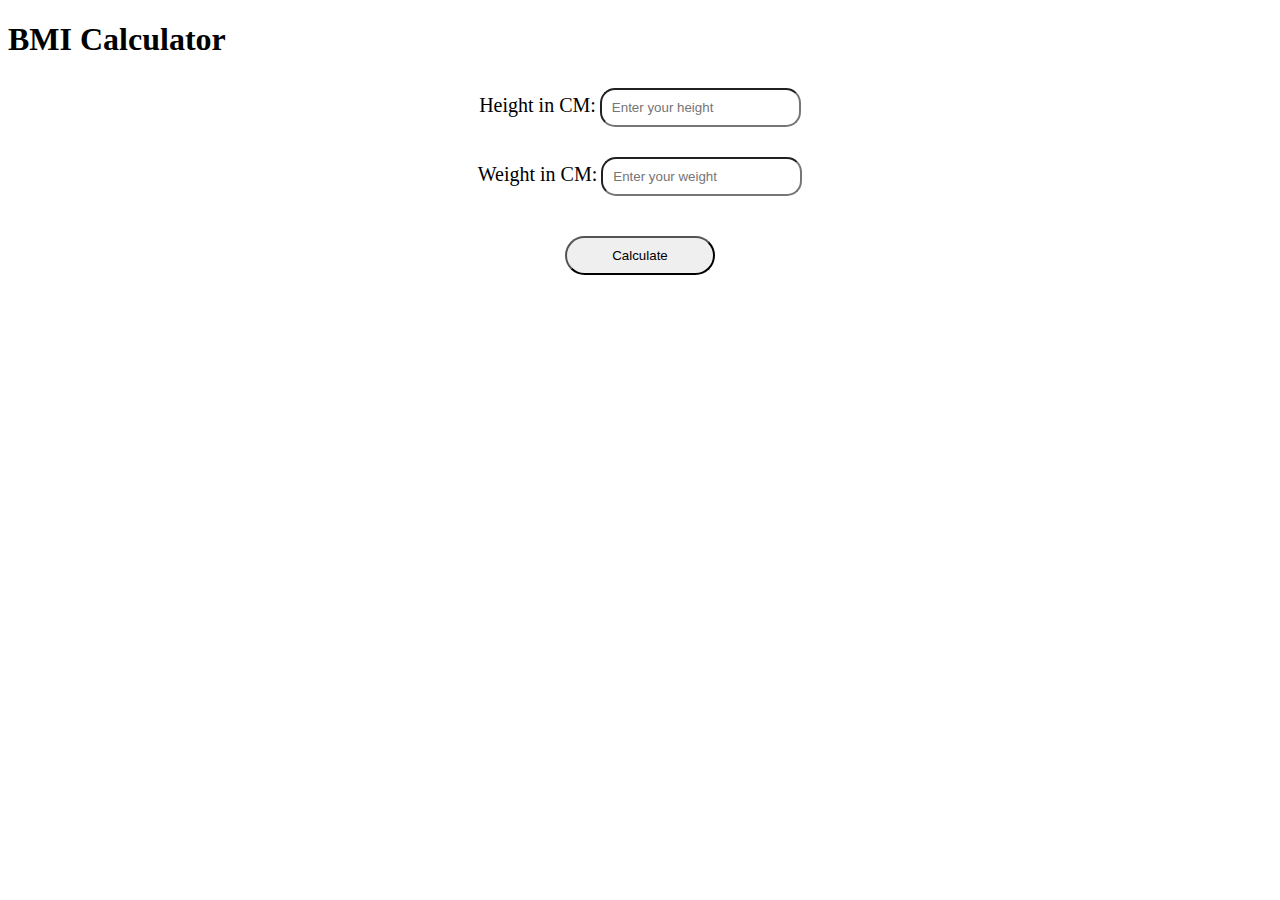
<file: JS30/BMI Calculator/bmi.html>
<!DOCTYPE html>
<html lang="en">
  <head>
    <meta charset="UTF-8" />
    <meta name="viewport" content="width=device-width, initial-scale=1.0" />
    <title>Document</title>
    <link rel="stylesheet" href="bmi.css" />
  </head>
  <body>
    <div class="container">
      <h1>BMI Calculator</h1>
      <form>
        <div class="height">
          <label for="height">Height in CM:</label>
          <input type="text" id="height-bmi" placeholder="Enter your height" />
        </div>
        <div class="weight">
          <label for="height">Weight in CM:</label>
          <input type="text" id="weight-bmi" placeholder="Enter your weight" />
        </div>
        <div class="btn">
          <button id="caluculate-btn">Calculate</button>
        </div>
        <div id="res"></div>
      </form>
    </div>
    <script src="bmi.js"></script>
  </body>
</html>
</file>
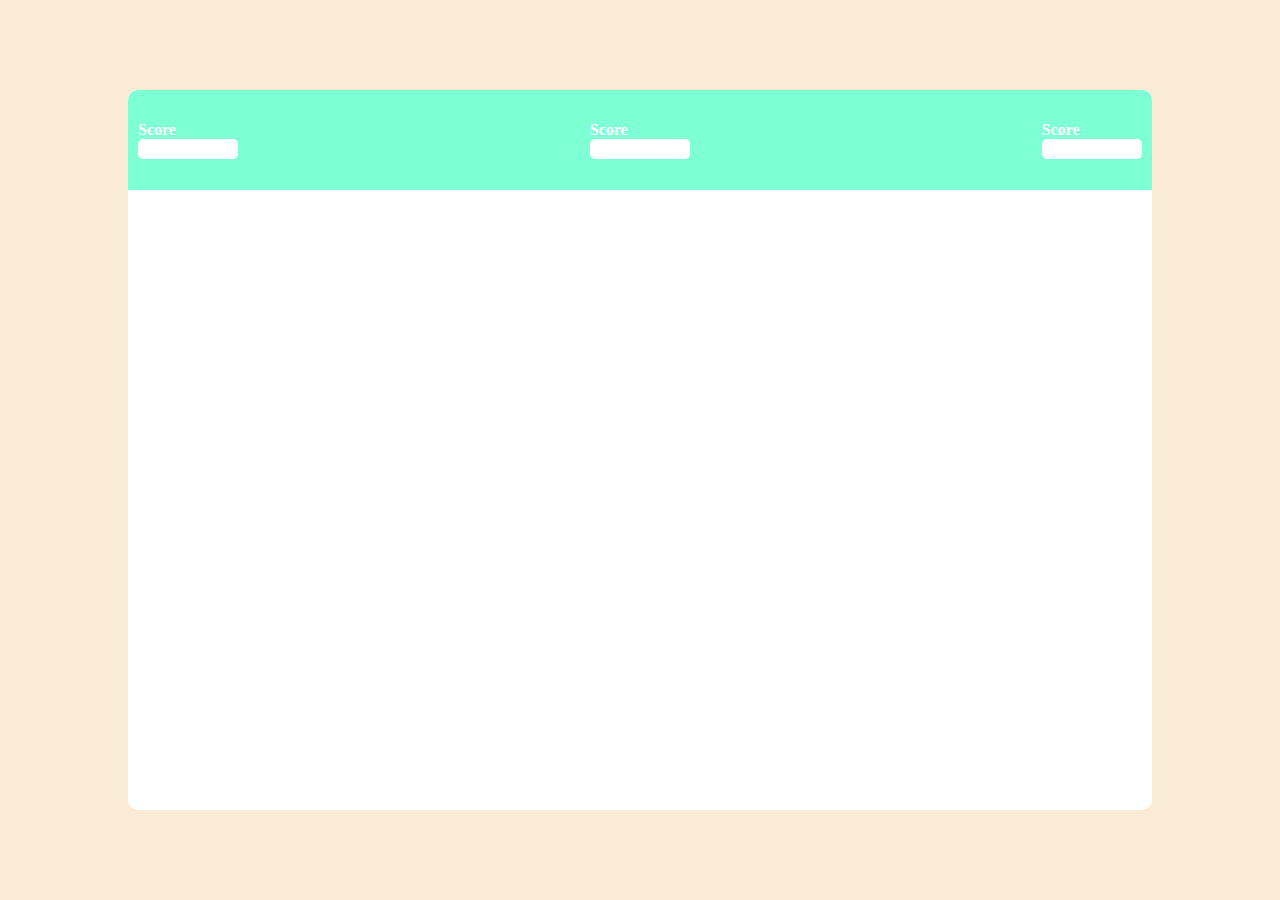
<file: JS30/BubbleGame/bubble.html>
<!DOCTYPE html>
<html lang="en">
  <head>
    <meta charset="UTF-8" />
    <meta name="viewport" content="width=device-width, initial-scale=1.0" />
    <title>Document</title>
    <link rel="stylesheet" href="bubble.css" />
  </head>
  <body>
    <div class="main">
      <div class="pannel">
        <div class="ptop">
          <div class="elem">
            <h4>Score</h4>
            <div class="box"></div>
          </div>
          <div class="elem">
            <h4>Score</h4>
            <div class="box"></div>
          </div>
          <div class="elem">
            <h4>Score</h4>
            <div class="box"></div>
          </div>
        </div>
      </div>
    </div>
  </body>
</html>
</file>
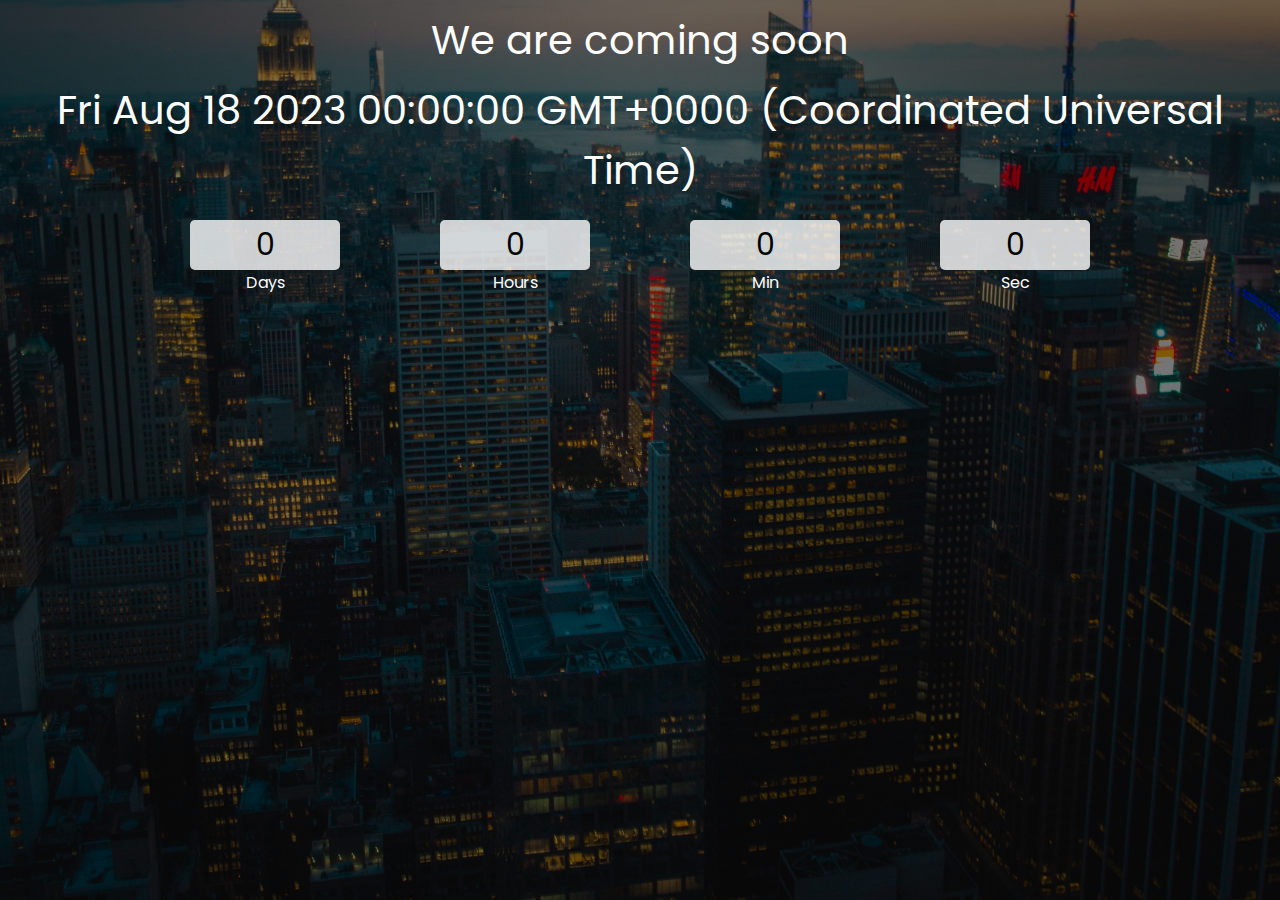
<file: JS30/CountDown/count.html>
<!DOCTYPE html>
<html lang="en">
  <head>
    <meta charset="UTF-8" />
    <meta name="viewport" content="width=device-width, initial-scale=1.0" />
    <title>Document</title>
    <link rel="stylesheet" href="count.css" />
  </head>
  <body>
    <div class="container">
      <div class="overley">
        <div class="title">We are coming soon</div>
        <div class="title" id="end-date">20 March 2023 10:20 PM</div>
        <div class="col">
          <div>
            <input type="text" value="0" />
            <br />
            <label for="">Days</label>
          </div>
          <div>
            <input type="text" value="0" />
            <br />
            <label for="">Hours</label>
          </div>
          <div>
            <input type="text" value="0" />
            <br />
            <label for="">Min</label>
          </div>
          <div>
            <input type="text" value="0" />
            <br />
            <label for="">Sec</label>
          </div>
        </div>
      </div>
    </div>
    <script src="count.js"></script>
  </body>
</html>
</file>
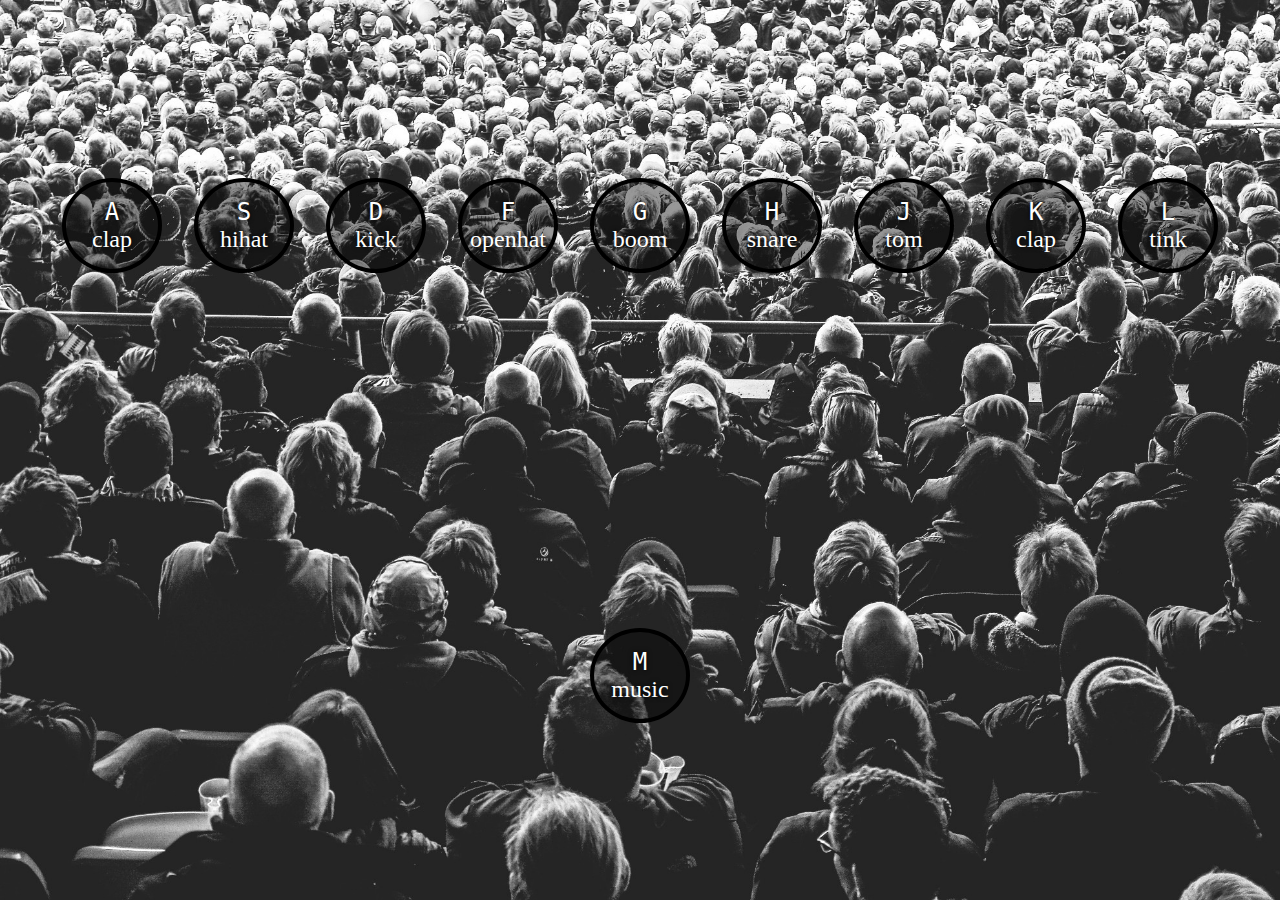
<file: JS30/DrumKit/drum.html>
<!DOCTYPE html>
<html lang="en">
  <head>
    <meta charset="UTF-8" />
    <meta name="viewport" content="width=device-width, initial-scale=1.0" />
    <link rel="stylesheet" href="./drum.css" />
    <title>Document</title>
  </head>
  <body>
    <div class="keys">
      <div data-key="KeyA" class="key">
        <kbd>A</kbd>
        <span class="sound">clap</span>
      </div>
      <div data-key="KeyS" class="key">
        <kbd>S</kbd>
        <span class="sound">hihat</span>
      </div>
      <div data-key="KeyD" class="key">
        <kbd>D</kbd>
        <span class="sound">kick</span>
      </div>
      <div data-key="KeyF" class="key">
        <kbd>F</kbd>
        <span class="sound">openhat</span>
      </div>
      <div data-key="KeyG" class="key">
        <kbd>G</kbd>
        <span class="sound">boom</span>
      </div>
      <div data-key="KeyH" class="key">
        <kbd>H</kbd>
        <span class="sound">snare</span>
      </div>
      <div data-key="KeyJ" class="key">
        <kbd>J</kbd>
        <span class="sound">tom</span>
      </div>
      <div data-key="KeyK" class="key">
        <kbd>K</kbd>
        <span class="sound">clap</span>
      </div>
      <div data-key="KeyL" class="key">
        <kbd>L</kbd>
        <span class="sound">tink</span>
      </div>
      <div data-key="KeyM" class="key">
        <kbd>M</kbd>
        <span class="sound">music</span>
      </div>
    </div>
    <audio data-key="KeyA" src="./song/tom.wav"></audio>
    <audio data-key="KeyS" src="./song/boom.wav"></audio>
    <audio data-key="KeyD" src="./song/clap.wav"></audio>
    <audio data-key="KeyF" src="./song/hihat.wav"></audio>
    <audio data-key="KeyG" src="./song/kick.wav"></audio>
    <audio data-key="KeyH" src="./song/openhat.wav"></audio>
    <audio data-key="KeyJ" src="./song/ride.wav"></audio>
    <audio data-key="KeyK" src="./song/snare.wav"></audio>
    <audio data-key="KeyL" src="./song/tink.wav"></audio>
    <audio data-key="KeyM" src="./song/A.mp3"></audio>

    <script src="./drum.js"></script>
  </body>
</html>
</file>
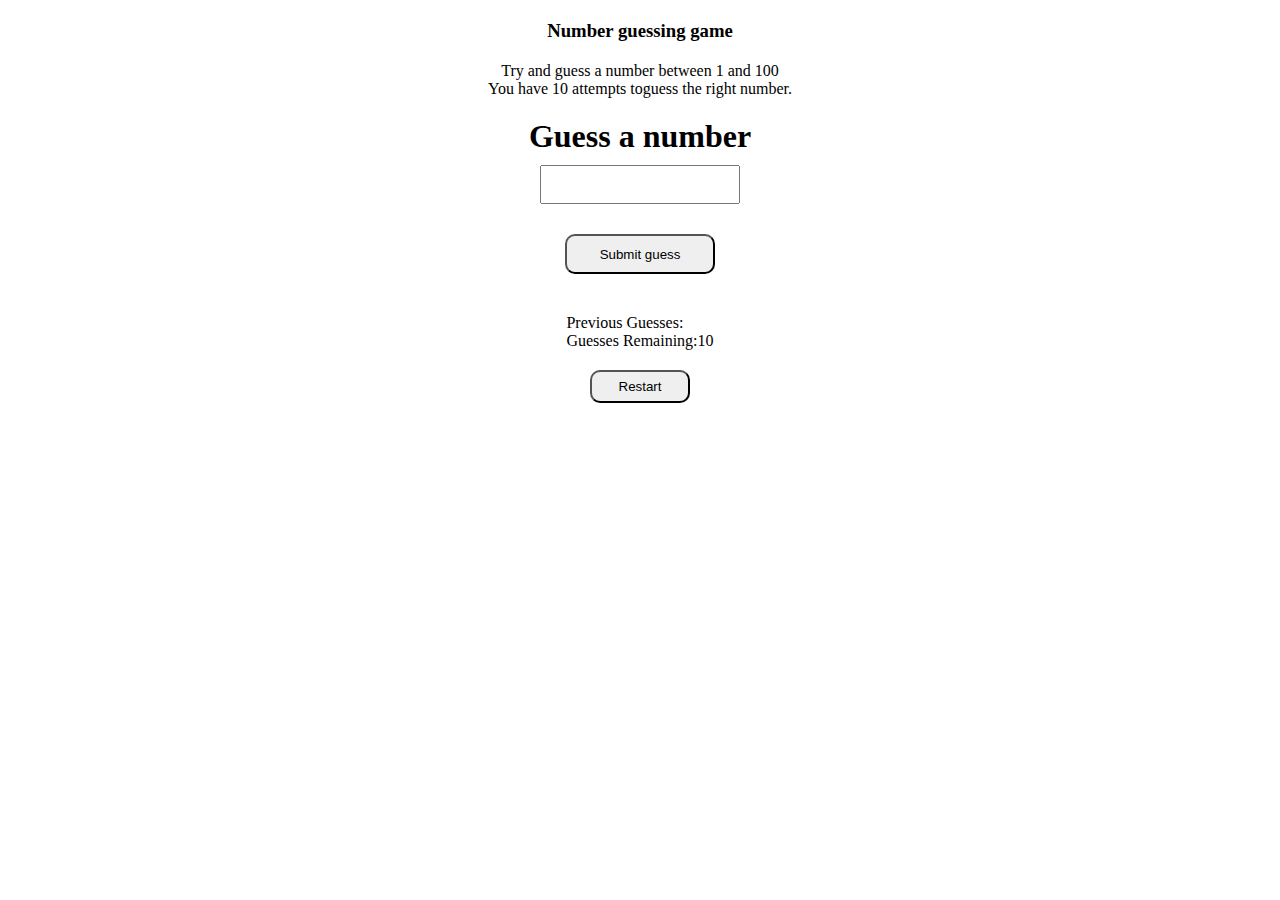
<file: JS30/Guessing Game/guess.html>
<!DOCTYPE html>
<html lang="en">
  <head>
    <meta charset="UTF-8" />
    <meta name="viewport" content="width=device-width, initial-scale=1.0" />
    <title>Document</title>
    <link rel="stylesheet" href="guess.css" />
  </head>
  <body>
    <div class="container">
      <h3>Number guessing game</h3>
      <p>Try and guess a number between 1 and 100</p>
      <p>You have 10 attempts toguess the right number.</p>
      <form class="box">
        <h1>Guess a number</h1>
        <input type="number" id="guessF" class="guess" autocomplete="off" />
        <input id="btn" type="submit" value="Submit guess" />
      </form>
      <div class="resultPapers">
        <p>Previous Guesses:<span class="guesses"></span></p>
        <p>Guesses Remaining:<span class="lastResult">10</span></p>
        <p class="lowrHi"></p>
      </div>
      <button id="restart">Restart</button>
    </div>
    <!-- <script src="guess.js"></script> -->
    <script src="i.js"></script>
  </body>
</html>
</file>
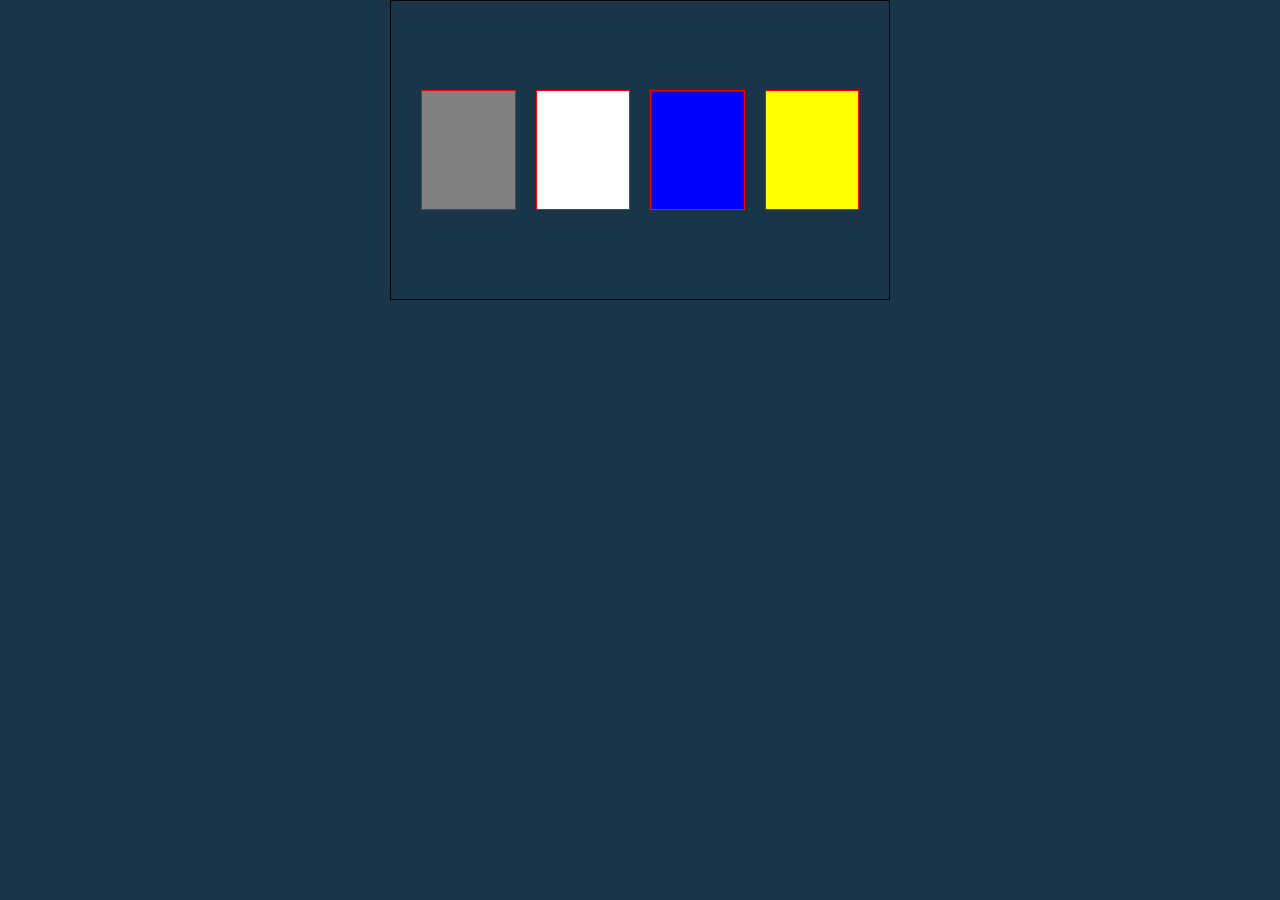
<file: JS30/InputFromCSS/woah.html>
<!DOCTYPE html>
<html lang="en">
  <head>
    <meta charset="UTF-8" />
    <meta name="viewport" content="width=device-width, initial-scale=1.0" />
    <title>Document</title>
    <link rel="stylesheet" href="woah.css" />
  </head>
  <body>
    <!-- <h1>Update CSS Variables with JS</h1>
    <div class="control">
      <label for="spacing">Spacing</label>
      <input
        type="range"
        name="spacing"
        min="10"
        max="200"
        value="10"
        data-sizing="px"
      />
      <label for="blur">Blur</label>
      <input
        type="range"
        name="blur"
        min="0"
        max="25"
        value="10"
        data-sizing="px"
      />
      <label for="contrast">Search</label>
      <input
        type="range"
        name="contrast"
        min="0"
        max="25"
        value="10"
        data-sizing="px"
      />
      <label for="base">Base</label>
      <input type="color" name="base" value="#ffc600" />
    </div>

    <!-- <img src="https://source.unsplash.com/7bwQXzbF6KE/800x500" /> -->
    <!-- <img id="myImage" src="./snow.png" alt="Example Image" />
    <button onclick="applyFilterAndDownload()">Apply Filter & Download</button>
    <canvas id="canvas" style="display: none"></canvas> -->
    <div class="parent">
      <div class="conta">
      <div class="button" id="grey" ></div>
      <div class="button" id="white"></div>
      <div class="button" id="blue"></div>
      <div class="button" id="yellow"></div>
    </div>
    </div>
    </body>

    <script src="woah.js"></script>
  </body>
</html>
</file>
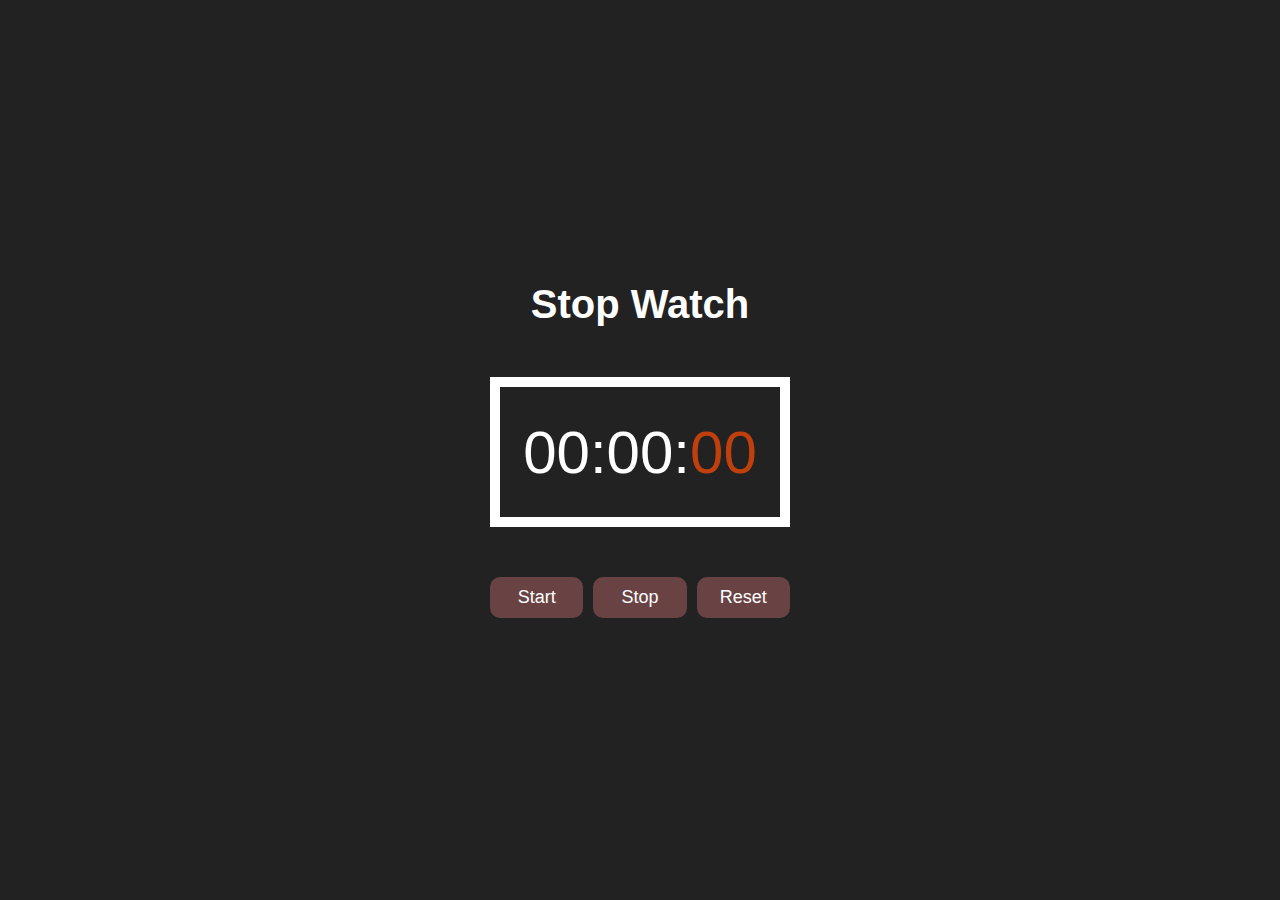
<file: JS30/Stopwatch/clock.html>
<!DOCTYPE html>
<html lang="en">
  <head>
    <meta charset="UTF-8" />
    <meta name="viewport" content="width=device-width, initial-scale=1.0" />
    <link rel="stylesheet" href="clock.css" />
    <title>Document</title>
  </head>
  <body>
    <div class="container">
      <h1>Stop Watch</h1>
      <div class="stopwatch">
        <div class="clock-face">00:00:<span>00</span></div>
      </div>
      <div class="buttons">
        <button class="start-btn">Start</button>
        <button class="stop-btn">Stop</button>
        <button class="reset-btn">Reset</button>
      </div>
    </div>
    <script src="clock.js"></script>
  </body>
</html>
</file>
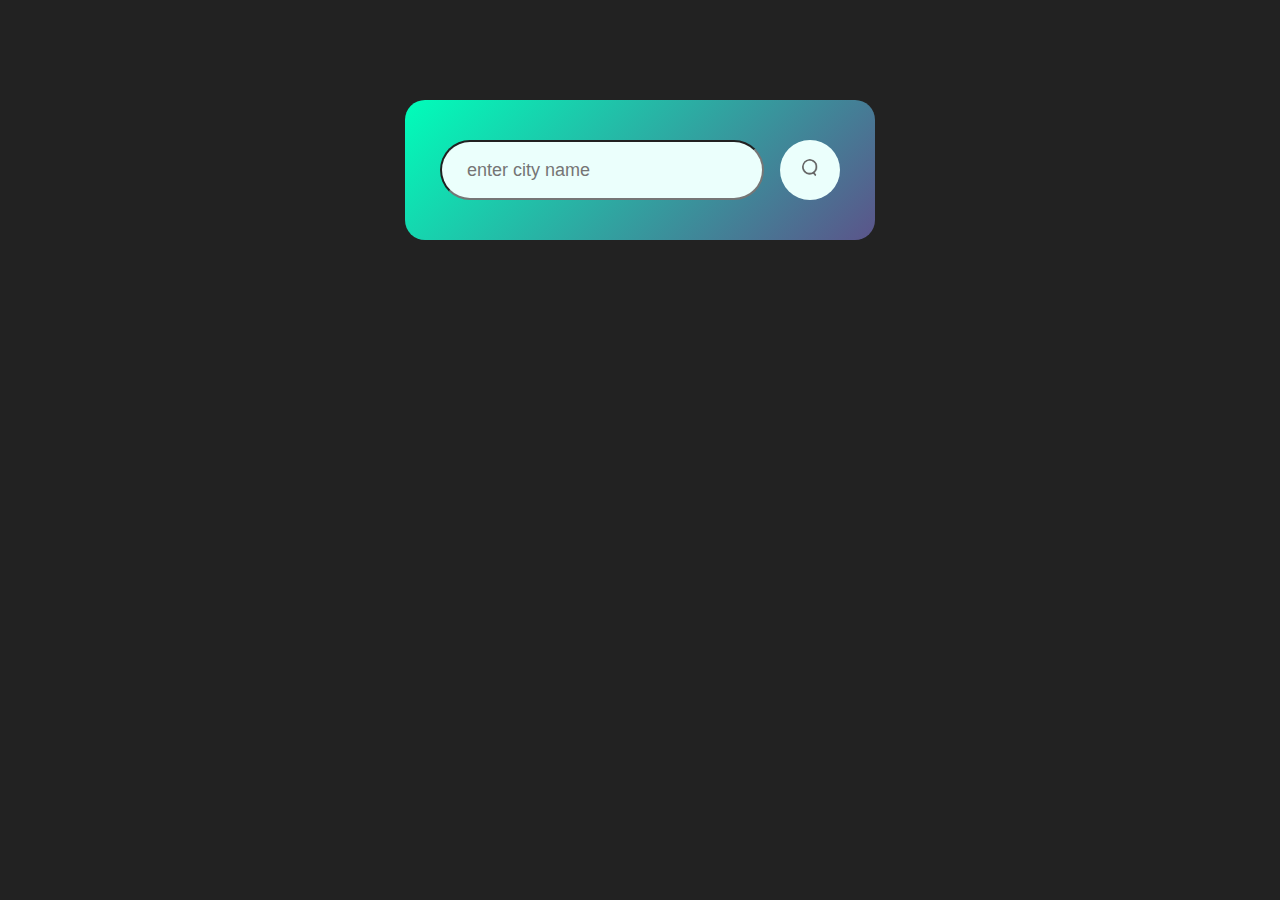
<file: JS30/Weather/weather.html>
<!DOCTYPE html>
<html lang="en">
  <head>
    <meta charset="UTF-8" />
    <meta name="viewport" content="width=device-width, initial-scale=1.0" />
    <title>Document</title>
    <link rel="stylesheet" href="weather.css" />
  </head>
  <body>
    <div class="card">
      <form class="search" id="searchForm">
        <input
          id="searchInput"
          type="text"
          placeholder="enter city name"
          spellcheck="false"
        />
        <button type="submit"><img src="./images/search.png" /></button>
      </form>
      <div class="error" id="error">City not found</div>
      <div class="weather" id="weather">
        <img src="./images/rain.png" alt="rain" />
        <h1 class="temprature" id="temprature">22°C</h1>
        <h2 class="city" id="city">New York</h2>
        <div class="details">
          <div class="col">
            <img src="./images/humidity.png" alt="humidity" />
            <div>
              <p class="humidity" id="humidity">50%</p>
              <p>Humidity</p>
            </div>
          </div>
          <div class="col">
            <img src="./images/wind.png" alt="wind" />
            <div>
              <p class="wind" id="wind">15 km/h</p>
              <p>Wind</p>
            </div>
          </div>
        </div>
      </div>
    </div>
    <script src="weather.js"></script>
  </body>
</html>
</file>
<file: JS30/BMI Calculator/bmi.css>
form {
  display: flex;
  flex-direction: column;
  justify-content: center;
  align-items: center;
}
h1 {
  margin-bottom: 30px;
}
.height {
  margin-bottom: 30px;
}
.height input {
  padding: 10px;
  border-radius: 15px;
  padding: 10px;
}
.height label {
  font-size: 20px;
}

.weight {
  margin-bottom: 40px;
}
.weight input {
  border-radius: 15px;
  padding: 10px;
}

.weight label {
  font-size: 20px;
}
.btn {
  display: flex;
  justify-content: center;
  text-align: center;
}
#caluculate-btn {
  width: 150px;
  padding: 10px;
  border-radius: 20px;
}
#res {
  margin-top: 20px;
}
</file>
<file: JS30/BubbleGame/bubble.css>
* {
  padding: 0;
  margin: 0;
  box-sizing: border-box;
  font-family: serif;
}
html,
body {
  width: 100%;
  height: 100%;
}
.main {
  width: 100%;
  height: 100%;
  background-color: antiquewhite;
  display: flex;
  justify-content: center;
  align-items: center;
}
.pannel {
  overflow: hidden;
  width: 80%;
  height: 80%;
  background-color: white;
  border-radius: 10px;
}
.ptop {
  padding: 0 30px;
  display: flex;
  width: 100%;
  height: 100px;
  background-color: aquamarine;
  align-items: center;
  color: #fff;
  justify-content: space-between;
  padding: 10px;
}
.elem {
  width: 10%;
}
.box {
  padding: 10px;
  background-color: #fff;
  border-radius: 5px;
}
</file>
<file: JS30/CountDown/count.css>
@import url("https://fonts.googleapis.com/css2?family=Poppins:ital,wght@0,300;0,400;0,500;0,700;1,500;1,600&display=swap");
* {
  padding: 0;
  margin: 0;
  box-sizing: border-box;
  font-family: "poppins", sans-serif;
}
.container {
  width: 100%;
  height: 100vh;
  background: url("./images/backimage.jpg") center;
  background-size: cover;
}
.overley {
  display: flex;
  flex-direction: column;
  align-items: center;
  width: 100%;
  height: 100%;
  background-color: rgba(0, 0, 0, 0.5);
}
.title {
  color: white;
  font-size: 2.5rem;
  text-align: center;
  margin-top: 10px;
}
.col {
  margin-top: 20px;
  width: 90%;
  display: flex;
  justify-content: center;
  color: white;
}
.col div {
  width: 250px;
  text-align: center;
}
input {
  width: 60%;
  background-color: rgba(255, 255, 255, 0.8);
  height: 50px;
  border-color: transparent;
  border-radius: 5px;
  text-align: center;
  font-size: 30px;
}
</file>
<file: JS30/DrumKit/drum.css>
* {
  padding: 0;
  margin: 0;
  box-sizing: border-box;
}
body {
  background-image: url("./song/background.jpg");
  background-repeat: no-repeat;
  background-size: cover;
}
.keys {
  display: flex;
  justify-content: center;
  align-items: center;
  min-height: 100vh;
  flex-wrap: wrap;
}
.key {
  display: flex;
  flex-direction: column;
  border: 4px solid black;
  border-radius: 5px;
  margin: 1rem;
  font-size: 1.5rem;
  padding: 1rem 0.5rem;
  transition: all 1s;
  transform-origin: 50% 50%;
  width: 100px;
  border-radius: 50%;
  text-align: center;
  color: white;
  background: rgba(0, 0, 0, 0.4);
  text-shadow: 0 0 5px black;
}
.playing {
  transform: scale(1.2) rotate(1turn) translateY(-50px);
  border-color: #ffc600;
  box-shadow: 0 0 10px #ffc600;
}
</file>
<file: JS30/Guessing Game/guess.css>
* {
  padding: 0;
  margin: 0;
  box-sizing: border-box;
}
h3 {
  margin: 20px;
}
.container {
  display: flex;
  flex-direction: column;
  justify-content: center;
  align-items: center;
}
form {
  display: flex;
  flex-direction: column;
  justify-content: center;
  align-items: center;
}
.box {
  margin: 20px;
}
.box #guess {
  padding: 8px;
  margin: 30px;
}
.box input {
  margin: 10px;
  width: 200px;
  padding: 10px;
}
#btn {
  border-radius: 10px;
  padding: 8px;
  width: 150px;
  height: 40px;
  margin: 20px;
}
#restart {
  padding: 7px;
  width: 100px;
  margin: 20px;
  border-radius: 10px;
}
</file>
<file: JS30/InputFromCSS/woah.css>
* {
  padding: 0;
  margin: 0;
  box-sizing: border-box;
}
:root {
  --base: #ffc600;
  --spacing: 10px;
  --blur: 10px;
  --filter: grayscale(100%);
}

body {
  text-align: center;
  background: #193549;
  color: white;
  font-family: sans-serif;
  font-weight: 100;
  font-size: 40px;
}
.control {
  margin-bottom: 50px;
}
input {
  width: 100px;
}
img {
  padding: var(--spacing);
  background-color: var(--base);
  filter: grayscale(70%);
}
.parent {
  display: flex;
  width: 100%;
  justify-content: center;
}
.conta {
  height: 300px;
  width: 500px;
  display: flex;
  align-items: center;
  justify-content: center;
  gap: 20px;
  text-align: center;
  padding: 30px;
  border: 1px solid black;
}
.button {
  height: 120px;
  flex-wrap: wrap;
  width: 400px;
  border: 1px solid red;
}
#grey {
  background: grey;
}
#blue {
  background: blue;
}
#yellow {
  background: yellow;
}
#white {
  background: white;
}
</file>
<file: JS30/Stopwatch/clock.css>
* {
  padding: 0;
  margin: 0;
  box-sizing: border-box;
}
html {
  background-color: #222;
  color: white;
  background-size: cover;
  font-family: Arial, Helvetica, sans-serif;
  text-align: center;
  font-size: 10px;
}
body {
  display: flex;
  flex-direction: column;
  font-size: 2rem;
  min-height: 100vh;
  align-items: center;
}

.container {
  margin: auto;
}
.stopwatch {
  display: flex;
  width: 30rem;
  height: 30rem;
  border: 10px solid white;
  height: 15rem;

  /* border-radius: 50%; */
  margin: 50px auto;
  color: white;
}
.clock-face {
  margin: auto;
  font-size: 4rem;
  font-size: 6rem;
  text-align: center;
  width: 100%;
}
.clock-face span {
  color: rgba(200, 66, 13, 0.95);
}
.buttons {
  display: flex;
  gap: 1rem;
  width: 30rem;
}
button {
  padding: 10px;
  background-color: #694343;
  border: none;
  color: white;
  font-size: 18px;
  border-radius: 10px;
  width: 100px;
  box-shadow: 5px 5px 1 px rgba(56, 51, 51, 0.5);
  transition: all 0.5s;
}
button:hover {
  cursor: pointer;
}
button:active {
  box-shadow: none;
  transition: all 0.5s;
}
</file>
<file: JS30/Weather/weather.css>
* {
  padding: 0;
  margin: 0;
  box-sizing: border-box;
}
body {
  background: #222;
}
.card {
  width: 90%;
  background: linear-gradient(135deg, #00feba, #5b548a);
  max-width: 470px;
  color: #fff;
  margin: 100px auto 0;
  padding: 40px 35px;
  text-align: center;
  border-radius: 20px;
}
.search {
  width: 100%;
  display: flex;
  justify-content: center;
  align-items: center;
}
.search input {
  bottom: 0;
  outline: 0;
  background: #ebfffc;
  color: #555;
  padding: 10px 25px;
  height: 60px;
  flex: 1;
  margin-right: 16px;
  font-size: 18px;
  border-radius: 30px;
}
.search button {
  border: 0;
  outline: 0;
  background: #ebfffc;
  border-radius: 50%;
  width: 60px;
  height: 60px;
  cursor: pointer;
}
.search button img {
  width: 16px;
  border-radius: 10px;
}
.weather {
  display: none;
}
.weather-icon {
  width: 170px;
  margin-top: 30px;
}
.weather h1 {
  font-size: 80px;
  font-weight: 500;
}

.weather h2 {
  font-size: 45px;
  font-weight: 400;
  margin-top: -10px;
}
.details {
  display: flex;
  align-items: center;
  justify-content: space-between;
  padding: 0 20px;
  margin-top: 50px;
}
.col {
  display: flex;
  align-items: center;
  text-align: left;
}
.col img {
  width: 40px;
  margin-right: 10px;
}
.humidity,
.wind {
  font-size: 28px;
}
.error {
  background: red;
  margin-top: 10px;
  font-size: 18px;
  padding: 15px;
  border-radius: 30px;
  display: none;
}
</file>
